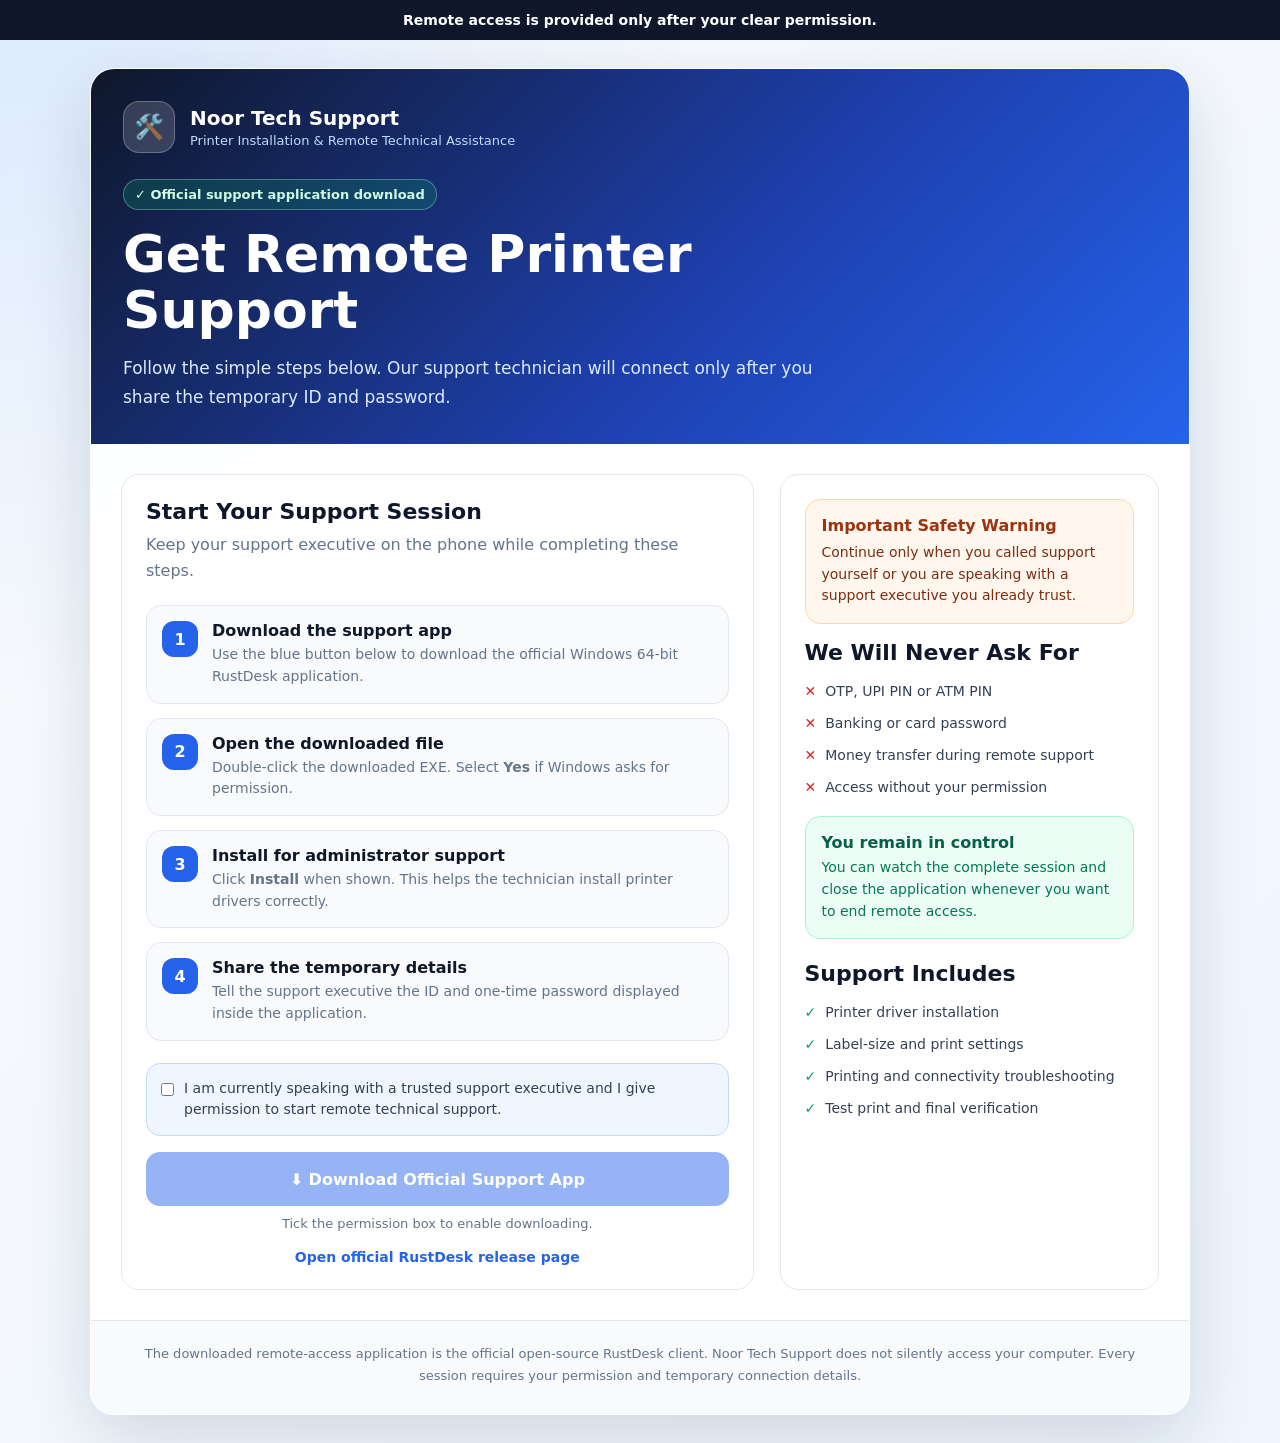
<file: remote-support.html>
<!DOCTYPE html>
<html lang="en">
<head>
  <meta charset="UTF-8">
  <meta name="viewport" content="width=device-width, initial-scale=1.0">

  <title>Noor Tech Remote Support</title>

  <meta
    name="description"
    content="Secure remote printer and technical support assistance."
  >

  <style>
    :root {
      --primary: #2563eb;
      --primary-dark: #1d4ed8;
      --success: #059669;
      --warning: #d97706;
      --danger: #dc2626;
      --dark: #0f172a;
      --text: #334155;
      --muted: #64748b;
      --line: #e2e8f0;
      --soft: #f8fafc;
      --white: #ffffff;
    }

    * {
      box-sizing: border-box;
      margin: 0;
      padding: 0;
    }

    body {
      min-height: 100vh;
      font-family:
        Inter, system-ui, -apple-system, BlinkMacSystemFont,
        "Segoe UI", sans-serif;
      color: var(--text);
      background:
        radial-gradient(circle at top left, #dbeafe 0, transparent 36%),
        linear-gradient(135deg, #f8fafc, #eff6ff);
    }

    button,
    a {
      font: inherit;
    }

    .top-bar {
      padding: 12px 20px;
      color: var(--white);
      text-align: center;
      font-size: 14px;
      font-weight: 600;
      background: var(--dark);
    }

    .page {
      width: min(1100px, calc(100% - 28px));
      margin: 28px auto;
    }

    .hero {
      overflow: hidden;
      border: 1px solid rgba(255, 255, 255, 0.6);
      border-radius: 24px;
      background: rgba(255, 255, 255, 0.94);
      box-shadow: 0 24px 70px rgba(15, 23, 42, 0.14);
    }

    .hero-header {
      padding: 32px;
      color: var(--white);
      background:
        linear-gradient(135deg, #0f172a 0%, #1e40af 58%, #2563eb 100%);
    }

    .brand-row {
      display: flex;
      align-items: center;
      gap: 15px;
      margin-bottom: 26px;
    }

    .logo {
      display: grid;
      width: 52px;
      height: 52px;
      flex: 0 0 52px;
      place-items: center;
      border-radius: 16px;
      font-size: 24px;
      background: rgba(255, 255, 255, 0.16);
      border: 1px solid rgba(255, 255, 255, 0.25);
    }

    .brand-name {
      font-size: 20px;
      font-weight: 800;
    }

    .brand-subtitle {
      margin-top: 3px;
      color: #bfdbfe;
      font-size: 13px;
    }

    .verified {
      display: inline-flex;
      align-items: center;
      gap: 7px;
      margin-bottom: 16px;
      padding: 7px 11px;
      border-radius: 999px;
      color: #d1fae5;
      font-size: 13px;
      font-weight: 700;
      background: rgba(5, 150, 105, 0.25);
      border: 1px solid rgba(167, 243, 208, 0.35);
    }

    h1 {
      max-width: 720px;
      font-size: clamp(30px, 5vw, 52px);
      line-height: 1.08;
    }

    .hero-text {
      max-width: 720px;
      margin-top: 16px;
      color: #dbeafe;
      font-size: 17px;
      line-height: 1.7;
    }

    .content {
      display: grid;
      grid-template-columns: 1.25fr 0.75fr;
      gap: 26px;
      padding: 30px;
    }

    .panel {
      padding: 24px;
      border: 1px solid var(--line);
      border-radius: 18px;
      background: var(--white);
    }

    .panel h2 {
      margin-bottom: 8px;
      color: var(--dark);
      font-size: 22px;
    }

    .panel-intro {
      margin-bottom: 22px;
      color: var(--muted);
      line-height: 1.6;
    }

    .steps {
      display: grid;
      gap: 14px;
    }

    .step {
      display: flex;
      gap: 14px;
      padding: 15px;
      border: 1px solid var(--line);
      border-radius: 15px;
      background: var(--soft);
    }

    .number {
      display: grid;
      width: 36px;
      height: 36px;
      flex: 0 0 36px;
      place-items: center;
      border-radius: 12px;
      color: var(--white);
      font-weight: 800;
      background: var(--primary);
    }

    .step h3 {
      margin-bottom: 4px;
      color: var(--dark);
      font-size: 16px;
    }

    .step p {
      color: var(--muted);
      font-size: 14px;
      line-height: 1.55;
    }

    .consent {
      display: flex;
      align-items: flex-start;
      gap: 10px;
      margin-top: 22px;
      padding: 14px;
      border-radius: 14px;
      background: #eff6ff;
      border: 1px solid #bfdbfe;
    }

    .consent input {
      width: 19px;
      height: 19px;
      margin-top: 2px;
      accent-color: var(--primary);
    }

    .consent label {
      font-size: 14px;
      line-height: 1.55;
      cursor: pointer;
    }

    .download-button {
      display: flex;
      width: 100%;
      min-height: 54px;
      align-items: center;
      justify-content: center;
      gap: 10px;
      margin-top: 16px;
      padding: 14px 18px;
      border: 0;
      border-radius: 14px;
      color: var(--white);
      font-weight: 800;
      text-decoration: none;
      background: var(--primary);
      box-shadow: 0 10px 25px rgba(37, 99, 235, 0.25);
      cursor: pointer;
      transition: 0.2s ease;
    }

    .download-button:hover {
      background: var(--primary-dark);
      transform: translateY(-1px);
    }

    .download-button.disabled {
      opacity: 0.48;
      pointer-events: none;
      box-shadow: none;
    }

    .download-status {
      min-height: 21px;
      margin-top: 10px;
      text-align: center;
      color: var(--muted);
      font-size: 13px;
    }

    .official-link {
      display: block;
      margin-top: 12px;
      color: var(--primary);
      text-align: center;
      font-size: 14px;
      font-weight: 700;
      text-decoration: none;
    }

    .notice {
      margin-bottom: 16px;
      padding: 16px;
      border-radius: 15px;
      background: #fff7ed;
      border: 1px solid #fed7aa;
    }

    .notice strong {
      display: block;
      margin-bottom: 7px;
      color: #9a3412;
    }

    .notice p {
      color: #7c2d12;
      font-size: 14px;
      line-height: 1.55;
    }

    .security-list {
      display: grid;
      gap: 11px;
      margin-top: 16px;
      list-style: none;
    }

    .security-list li {
      display: flex;
      gap: 9px;
      font-size: 14px;
      line-height: 1.5;
    }

    .tick {
      color: var(--success);
      font-weight: 900;
    }

    .cross {
      color: var(--danger);
      font-weight: 900;
    }

    .session-box {
      margin-top: 18px;
      padding: 16px;
      border-radius: 15px;
      background: #ecfdf5;
      border: 1px solid #a7f3d0;
    }

    .session-box strong {
      display: block;
      margin-bottom: 5px;
      color: #065f46;
    }

    .session-box p {
      color: #047857;
      font-size: 14px;
      line-height: 1.55;
    }

    footer {
      padding: 22px 30px 28px;
      color: var(--muted);
      text-align: center;
      font-size: 13px;
      line-height: 1.65;
      border-top: 1px solid var(--line);
      background: var(--soft);
    }

    @media (max-width: 820px) {
      .page {
        margin: 14px auto;
      }

      .hero-header,
      .content {
        padding: 22px;
      }

      .content {
        grid-template-columns: 1fr;
      }
    }

    @media (max-width: 480px) {
      .hero-header,
      .content {
        padding: 18px;
      }

      .panel {
        padding: 18px;
      }

      .brand-name {
        font-size: 17px;
      }
    }
  </style>
</head>

<body>
  <div class="top-bar">
    Remote access is provided only after your clear permission.
  </div>

  <main class="page">
    <section class="hero">
      <header class="hero-header">
        <div class="brand-row">
          <div class="logo">🛠️</div>

          <div>
            <div class="brand-name">Noor Tech Support</div>
            <div class="brand-subtitle">
              Printer Installation &amp; Remote Technical Assistance
            </div>
          </div>
        </div>

        <div class="verified">
          ✓ Official support application download
        </div>

        <h1>Get Remote Printer Support</h1>

        <p class="hero-text">
          Follow the simple steps below. Our support technician will
          connect only after you share the temporary ID and password.
        </p>
      </header>

      <div class="content">
        <section class="panel">
          <h2>Start Your Support Session</h2>

          <p class="panel-intro">
            Keep your support executive on the phone while completing
            these steps.
          </p>

          <div class="steps">
            <article class="step">
              <div class="number">1</div>

              <div>
                <h3>Download the support app</h3>
                <p>
                  Use the blue button below to download the official
                  Windows 64-bit RustDesk application.
                </p>
              </div>
            </article>

            <article class="step">
              <div class="number">2</div>

              <div>
                <h3>Open the downloaded file</h3>
                <p>
                  Double-click the downloaded EXE. Select
                  <strong>Yes</strong> if Windows asks for permission.
                </p>
              </div>
            </article>

            <article class="step">
              <div class="number">3</div>

              <div>
                <h3>Install for administrator support</h3>
                <p>
                  Click <strong>Install</strong> when shown. This helps
                  the technician install printer drivers correctly.
                </p>
              </div>
            </article>

            <article class="step">
              <div class="number">4</div>

              <div>
                <h3>Share the temporary details</h3>
                <p>
                  Tell the support executive the ID and one-time password
                  displayed inside the application.
                </p>
              </div>
            </article>
          </div>

          <div class="consent">
            <input type="checkbox" id="consentCheck">

            <label for="consentCheck">
              I am currently speaking with a trusted support executive
              and I give permission to start remote technical support.
            </label>
          </div>

          <a
            id="downloadButton"
            class="download-button disabled"
            href="https://github.com/rustdesk/rustdesk/releases/latest"
            target="_blank"
            rel="noopener noreferrer"
          >
            ⬇ Download Official Support App
          </a>

          <div class="download-status" id="downloadStatus">
            Tick the permission box to enable downloading.
          </div>

          <a
            class="official-link"
            href="https://github.com/rustdesk/rustdesk/releases/latest"
            target="_blank"
            rel="noopener noreferrer"
          >
            Open official RustDesk release page
          </a>
        </section>

        <aside class="panel">
          <div class="notice">
            <strong>Important Safety Warning</strong>

            <p>
              Continue only when you called support yourself or you are
              speaking with a support executive you already trust.
            </p>
          </div>

          <h2>We Will Never Ask For</h2>

          <ul class="security-list">
            <li>
              <span class="cross">✕</span>
              OTP, UPI PIN or ATM PIN
            </li>

            <li>
              <span class="cross">✕</span>
              Banking or card password
            </li>

            <li>
              <span class="cross">✕</span>
              Money transfer during remote support
            </li>

            <li>
              <span class="cross">✕</span>
              Access without your permission
            </li>
          </ul>

          <div class="session-box">
            <strong>You remain in control</strong>

            <p>
              You can watch the complete session and close the application
              whenever you want to end remote access.
            </p>
          </div>

          <h2 style="margin-top: 22px;">Support Includes</h2>

          <ul class="security-list">
            <li>
              <span class="tick">✓</span>
              Printer driver installation
            </li>

            <li>
              <span class="tick">✓</span>
              Label-size and print settings
            </li>

            <li>
              <span class="tick">✓</span>
              Printing and connectivity troubleshooting
            </li>

            <li>
              <span class="tick">✓</span>
              Test print and final verification
            </li>
          </ul>
        </aside>
      </div>

      <footer>
        The downloaded remote-access application is the official
        open-source RustDesk client. Noor Tech Support does not silently
        access your computer. Every session requires your permission and
        temporary connection details.
      </footer>
    </section>
  </main>

  <script>
    const consentCheck = document.getElementById("consentCheck");
    const downloadButton = document.getElementById("downloadButton");
    const downloadStatus = document.getElementById("downloadStatus");

    consentCheck.addEventListener("change", function () {
      if (this.checked) {
        downloadButton.classList.remove("disabled");
        downloadStatus.textContent =
          "Ready. Click the blue button to download.";
      } else {
        downloadButton.classList.add("disabled");
        downloadStatus.textContent =
          "Tick the permission box to enable downloading.";
      }
    });

    async function loadLatestWindowsDownload() {
      const fallbackUrl =
        "https://github.com/rustdesk/rustdesk/releases/latest";

      try {
        const response = await fetch(
          "https://api.github.com/repos/rustdesk/rustdesk/releases/latest"
        );

        if (!response.ok) {
          throw new Error("Latest release could not be loaded.");
        }

        const release = await response.json();

        const windowsExe = release.assets.find(function (asset) {
          const name = asset.name.toLowerCase();

          return (
            name.endsWith(".exe") &&
            name.includes("x86_64") &&
            !name.includes("arm")
          );
        });

        if (windowsExe) {
          downloadButton.href = windowsExe.browser_download_url;
          downloadButton.removeAttribute("target");

          downloadStatus.dataset.version =
            release.tag_name || "latest";
        } else {
          downloadButton.href = fallbackUrl;
        }
      } catch (error) {
        downloadButton.href = fallbackUrl;
      }
    }

    loadLatestWindowsDownload();
  </script>
</body>
</html>
</file>
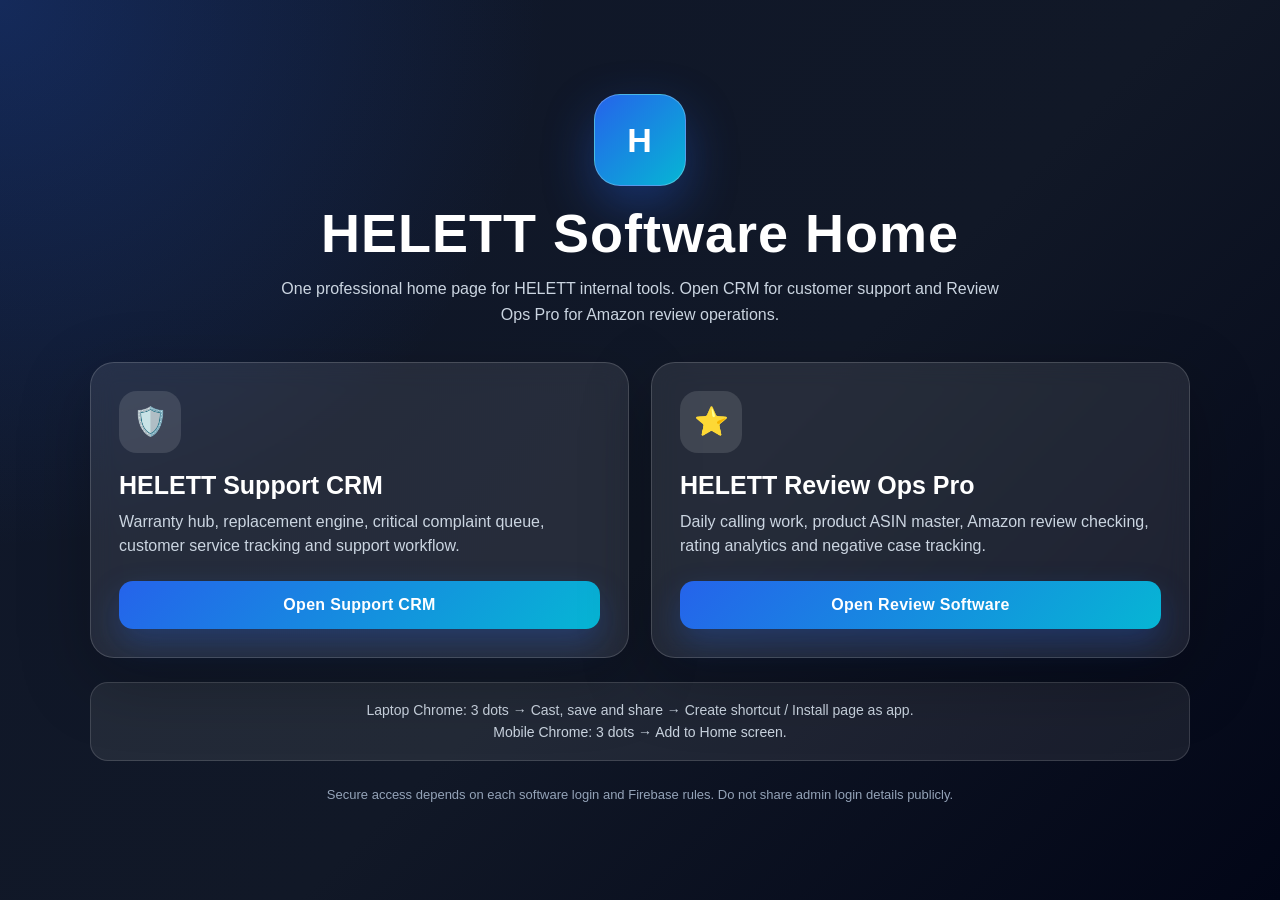
<file: software.html>
<!DOCTYPE html>
<html lang="en">
<head>
  <meta charset="UTF-8" />
  <meta name="viewport" content="width=device-width, initial-scale=1.0" />
  <title>HELETT Software Home</title>

  <link rel="manifest" href="site.webmanifest">
  <meta name="theme-color" content="#0f172a">
  <meta name="application-name" content="HELETT Software Home">

  <style>
    * {
      box-sizing: border-box;
    }

    body {
      margin: 0;
      min-height: 100vh;
      font-family: "Segoe UI", Arial, sans-serif;
      background:
        radial-gradient(circle at top left, rgba(37, 99, 235, 0.25), transparent 35%),
        linear-gradient(135deg, #0f172a, #111827 55%, #020617);
      color: #ffffff;
      display: flex;
      align-items: center;
      justify-content: center;
      padding: 24px;
    }

    .wrap {
      width: min(1100px, 100%);
    }

    .top {
      text-align: center;
      margin-bottom: 34px;
    }

    .logo {
      width: 92px;
      height: 92px;
      margin: 0 auto 16px;
      border-radius: 26px;
      background: linear-gradient(135deg, #2563eb, #06b6d4);
      display: grid;
      place-items: center;
      box-shadow: 0 20px 50px rgba(37, 99, 235, 0.35);
      border: 1px solid rgba(255,255,255,0.25);
    }

    .logo span {
      font-size: 34px;
      font-weight: 900;
      letter-spacing: 1px;
    }

    h1 {
      margin: 0;
      font-size: clamp(30px, 5vw, 54px);
      letter-spacing: 1px;
    }

    .subtitle {
      margin: 12px auto 0;
      max-width: 720px;
      color: #cbd5e1;
      line-height: 1.6;
      font-size: 16px;
    }

    .grid {
      display: grid;
      grid-template-columns: repeat(2, minmax(0, 1fr));
      gap: 22px;
    }

    .card {
      background: rgba(255,255,255,0.09);
      border: 1px solid rgba(255,255,255,0.16);
      border-radius: 24px;
      padding: 28px;
      box-shadow: 0 22px 70px rgba(0,0,0,0.25);
      backdrop-filter: blur(12px);
    }

    .icon {
      width: 62px;
      height: 62px;
      border-radius: 18px;
      display: grid;
      place-items: center;
      font-size: 28px;
      margin-bottom: 18px;
      background: rgba(255,255,255,0.12);
    }

    .card h2 {
      margin: 0 0 10px;
      font-size: 25px;
    }

    .card p {
      margin: 0 0 22px;
      color: #cbd5e1;
      line-height: 1.55;
    }

    .btn {
      display: inline-flex;
      align-items: center;
      justify-content: center;
      width: 100%;
      padding: 15px 18px;
      border-radius: 14px;
      background: linear-gradient(135deg, #2563eb, #06b6d4);
      color: white;
      text-decoration: none;
      font-weight: 900;
      letter-spacing: 0.3px;
      box-shadow: 0 14px 32px rgba(37, 99, 235, 0.28);
    }

    .btn:hover {
      transform: translateY(-1px);
      filter: brightness(1.08);
    }

    .note {
      margin-top: 24px;
      text-align: center;
      color: #94a3b8;
      font-size: 13px;
      line-height: 1.6;
    }

    .install-box {
      margin-top: 24px;
      padding: 16px;
      border-radius: 18px;
      background: rgba(255,255,255,0.08);
      border: 1px solid rgba(255,255,255,0.14);
      color: #cbd5e1;
      text-align: center;
      font-size: 14px;
      line-height: 1.6;
    }

    @media (max-width: 760px) {
      .grid {
        grid-template-columns: 1fr;
      }

      .card {
        padding: 22px;
      }
    }
  </style>
</head>

<body>
  <div class="wrap">
    <div class="top">
      <div class="logo">
        <span>H</span>
      </div>

      <h1>HELETT Software Home</h1>

      <p class="subtitle">
        One professional home page for HELETT internal tools. Open CRM for customer support and Review Ops Pro for Amazon review operations.
      </p>
    </div>

    <div class="grid">
      <div class="card">
        <div class="icon">🛡️</div>
        <h2>HELETT Support CRM</h2>
        <p>
          Warranty hub, replacement engine, critical complaint queue, customer service tracking and support workflow.
        </p>
        <a class="btn" href="index.html">Open Support CRM</a>
      </div>

      <div class="card">
        <div class="icon">⭐</div>
        <h2>HELETT Review Ops Pro</h2>
        <p>
          Daily calling work, product ASIN master, Amazon review checking, rating analytics and negative case tracking.
        </p>
        <a class="btn" href="product-reviews.html">Open Review Software</a>
      </div>
    </div>

    <div class="install-box">
      Laptop Chrome: 3 dots → Cast, save and share → Create shortcut / Install page as app.<br>
      Mobile Chrome: 3 dots → Add to Home screen.
    </div>

    <div class="note">
      Secure access depends on each software login and Firebase rules. Do not share admin login details publicly.
    </div>
  </div>

  <script>
    if ("serviceWorker" in navigator) {
      window.addEventListener("load", function () {
        navigator.serviceWorker.register("service-worker.js").catch(function () {
          console.log("Service worker not ready yet.");
        });
      });
    }
  </script>
</body>
</html>
</file>
